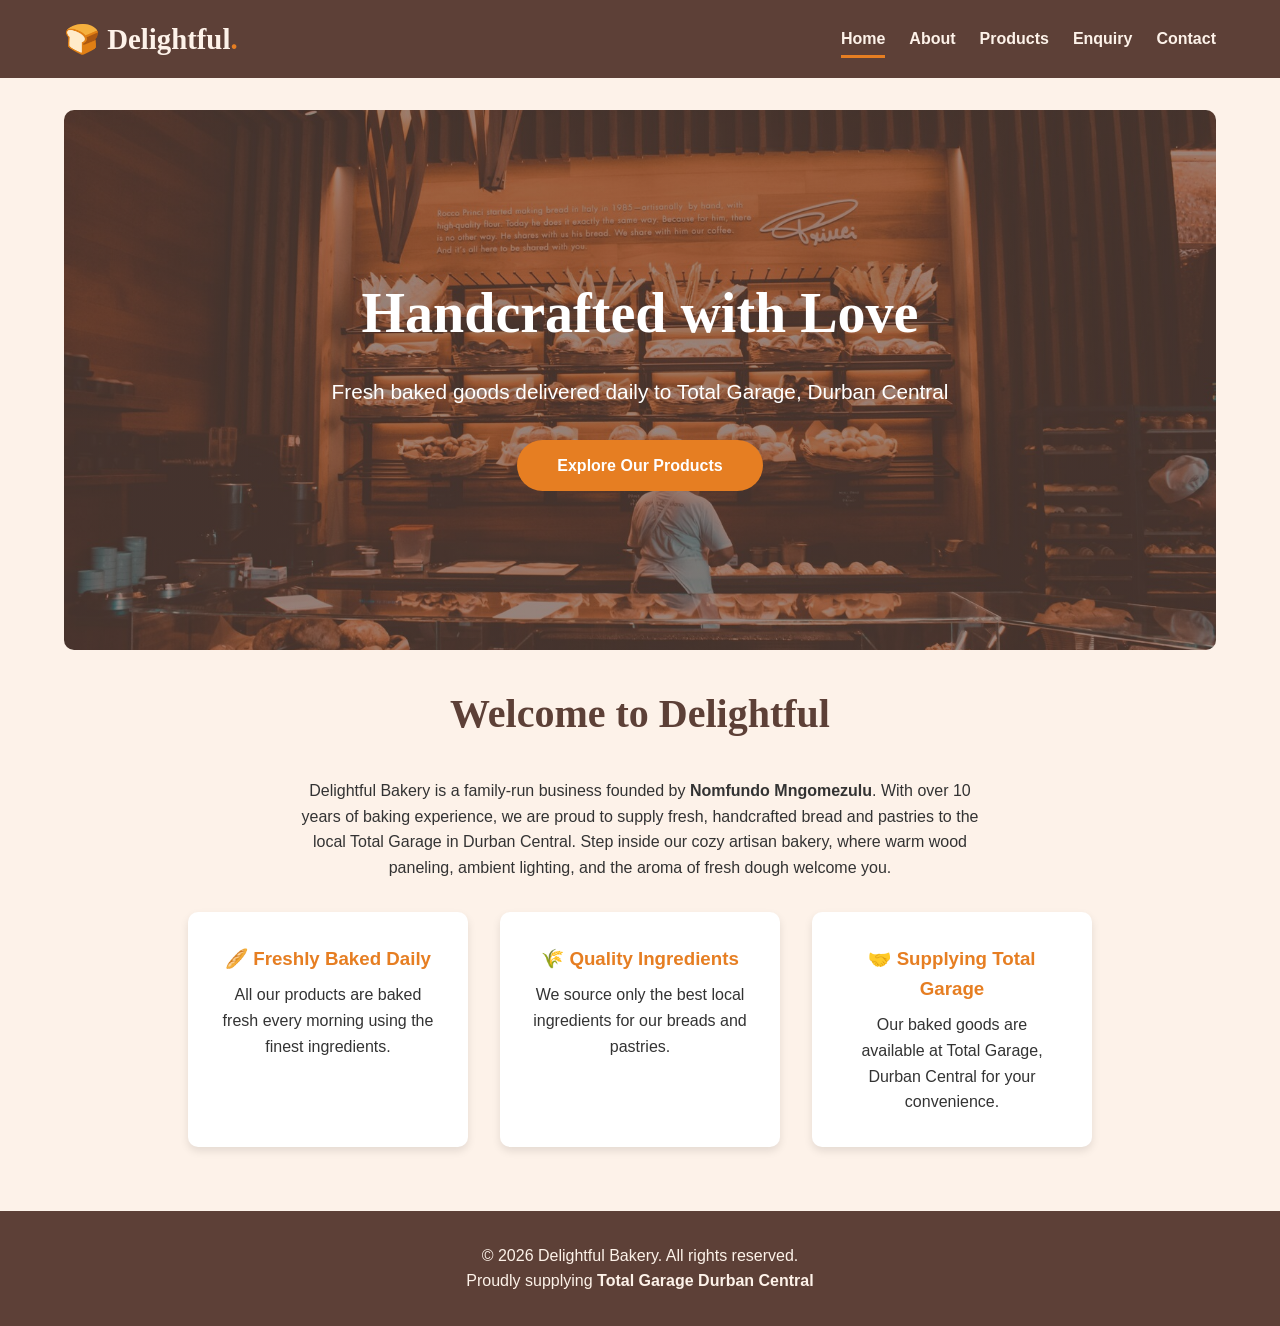
<file: index.html>
<!DOCTYPE html>
<html lang="en">
<head>
    <meta charset="UTF-8">
    <meta name="viewport" content="width=device-width, initial-scale=1.0">
    <title>Delightful Bakery - Home</title>
    <meta name="description" content="Delightful Bakery supplies fresh, handcrafted baked goods to Total Garage in Durban Central.">
    <link rel="stylesheet" href="css/style.css">
</head>
<body>

    <header>
        <div class="logo">
            <h1>🍞 Delightful<span>.</span></h1>
        </div>
        <nav>
            <ul>
                <li><a href="index.html" class="active">Home</a></li>
                <li><a href="about.html">About</a></li>
                <li><a href="products.html">Products</a></li>
                <li><a href="enquiry.html">Enquiry</a></li>
                <li><a href="contact.html">Contact</a></li>
            </ul>
        </nav>
    </header>

    <main>
        <!-- HERO SECTION - Uses Bakery Interior Image -->
        <section class="hero">
            <div class="hero-content">
                <h2>Handcrafted with Love</h2>
                <p>Fresh baked goods delivered daily to Total Garage, Durban Central</p>
                <a href="products.html" class="btn">Explore Our Products</a>
            </div>
        </section>

        <!-- INTRODUCTION SECTION -->
        <section>
            <h2 class="section-title">Welcome to Delightful</h2>
            <p style="text-align:center; max-width:700px; margin:0 auto 1rem;">
                Delightful Bakery is a family-run business founded by <strong>Nomfundo Mngomezulu</strong>.
                With over 10 years of baking experience, we are proud to supply fresh, handcrafted bread
                and pastries to the local Total Garage in Durban Central. Step inside our cozy artisan bakery,
                where warm wood paneling, ambient lighting, and the aroma of fresh dough welcome you.
            </p>

            <div class="features">
                <div class="feature-box">
                    <h3>🥖 Freshly Baked Daily</h3>
                    <p>All our products are baked fresh every morning using the finest ingredients.</p>
                </div>
                <div class="feature-box">
                    <h3>🌾 Quality Ingredients</h3>
                    <p>We source only the best local ingredients for our breads and pastries.</p>
                </div>
                <div class="feature-box">
                    <h3>🤝 Supplying Total Garage</h3>
                    <p>Our baked goods are available at Total Garage, Durban Central for your convenience.</p>
                </div>
            </div>
        </section>
    </main>

    <footer>
        <p>&copy; 2026 Delightful Bakery. All rights reserved.</p>
        <p>Proudly supplying <strong>Total Garage Durban Central</strong></p>
    </footer>

    <script src="js/script.js"></script>
</body>
</html>
</file>
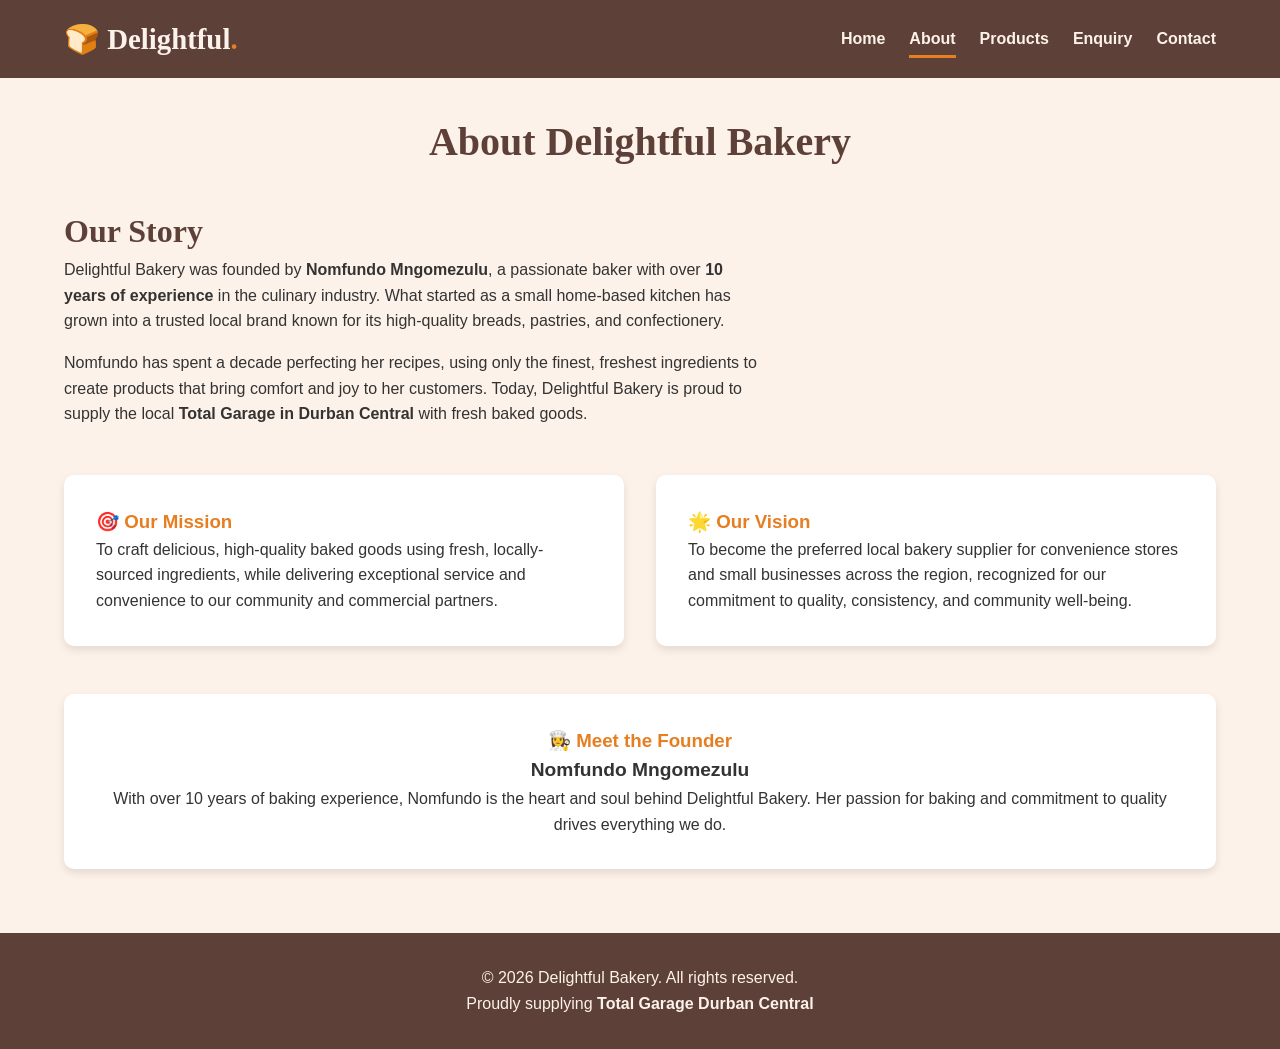
<file: about.html>
<!DOCTYPE html>
<html lang="en">
<head>
    <meta charset="UTF-8">
    <meta name="viewport" content="width=device-width, initial-scale=1.0">
    <title>About Delightful Bakery</title>
    <meta name="description" content="Learn about Delightful Bakery, founded by Nomfundo Mngomezulu with over 10 years of baking experience.">
    <link rel="stylesheet" href="css/style.css">
</head>
<body>

    <header>
        <div class="logo">
            <h1>🍞 Delightful<span>.</span></h1>
        </div>
        <nav>
            <ul>
                <li><a href="index.html">Home</a></li>
                <li><a href="about.html" class="active">About</a></li>
                <li><a href="products.html">Products</a></li>
                <li><a href="enquiry.html">Enquiry</a></li>
                <li><a href="contact.html">Contact</a></li>
            </ul>
        </nav>
    </header>

    <main>
        <h2 class="section-title">About Delightful Bakery</h2>

        <!-- STORY SECTION -->
        <section style="margin-bottom: 3rem;">
            <h3 style="color: #5D4037; font-family: 'Playfair Display', serif; font-size: 2rem;">Our Story</h3>
            <p style="max-width: 700px;">
                Delightful Bakery was founded by <strong>Nomfundo Mngomezulu</strong>, a passionate baker with over
                <strong>10 years of experience</strong> in the culinary industry. What started as a small home-based
                kitchen has grown into a trusted local brand known for its high-quality breads, pastries, and confectionery.
            </p>
            <p style="max-width: 700px; margin-top: 1rem;">
                Nomfundo has spent a decade perfecting her recipes, using only the finest, freshest ingredients to create
                products that bring comfort and joy to her customers. Today, Delightful Bakery is proud to supply the
                local <strong>Total Garage in Durban Central</strong> with fresh baked goods.
            </p>
        </section>

        <!-- MISSION & VISION -->
        <section style="display: grid; grid-template-columns: 1fr 1fr; gap: 2rem; margin-bottom: 3rem;">
            <div style="background: #fff; padding: 2rem; border-radius: 10px; box-shadow: 0 4px 8px rgba(0,0,0,0.1);">
                <h3 style="color: #E67E22;">🎯 Our Mission</h3>
                <p>To craft delicious, high-quality baked goods using fresh, locally-sourced ingredients, while delivering exceptional service and convenience to our community and commercial partners.</p>
            </div>
            <div style="background: #fff; padding: 2rem; border-radius: 10px; box-shadow: 0 4px 8px rgba(0,0,0,0.1);">
                <h3 style="color: #E67E22;">🌟 Our Vision</h3>
                <p>To become the preferred local bakery supplier for convenience stores and small businesses across the region, recognized for our commitment to quality, consistency, and community well-being.</p>
            </div>
        </section>

        <!-- FOUNDER INFO -->
        <section style="background: #fff; padding: 2rem; border-radius: 10px; box-shadow: 0 4px 8px rgba(0,0,0,0.1); text-align: center;">
            <h3 style="color: #E67E22;">👩‍🍳 Meet the Founder</h3>
            <p style="font-size: 1.2rem; font-weight: 600;">Nomfundo Mngomezulu</p>
            <p>With over 10 years of baking experience, Nomfundo is the heart and soul behind Delightful Bakery. Her passion for baking and commitment to quality drives everything we do.</p>
        </section>
    </main>

    <footer>
        <p>&copy; 2026 Delightful Bakery. All rights reserved.</p>
        <p>Proudly supplying <strong>Total Garage Durban Central</strong></p>
    </footer>

    <script src="js/script.js"></script>
</body>
</html>
</file>
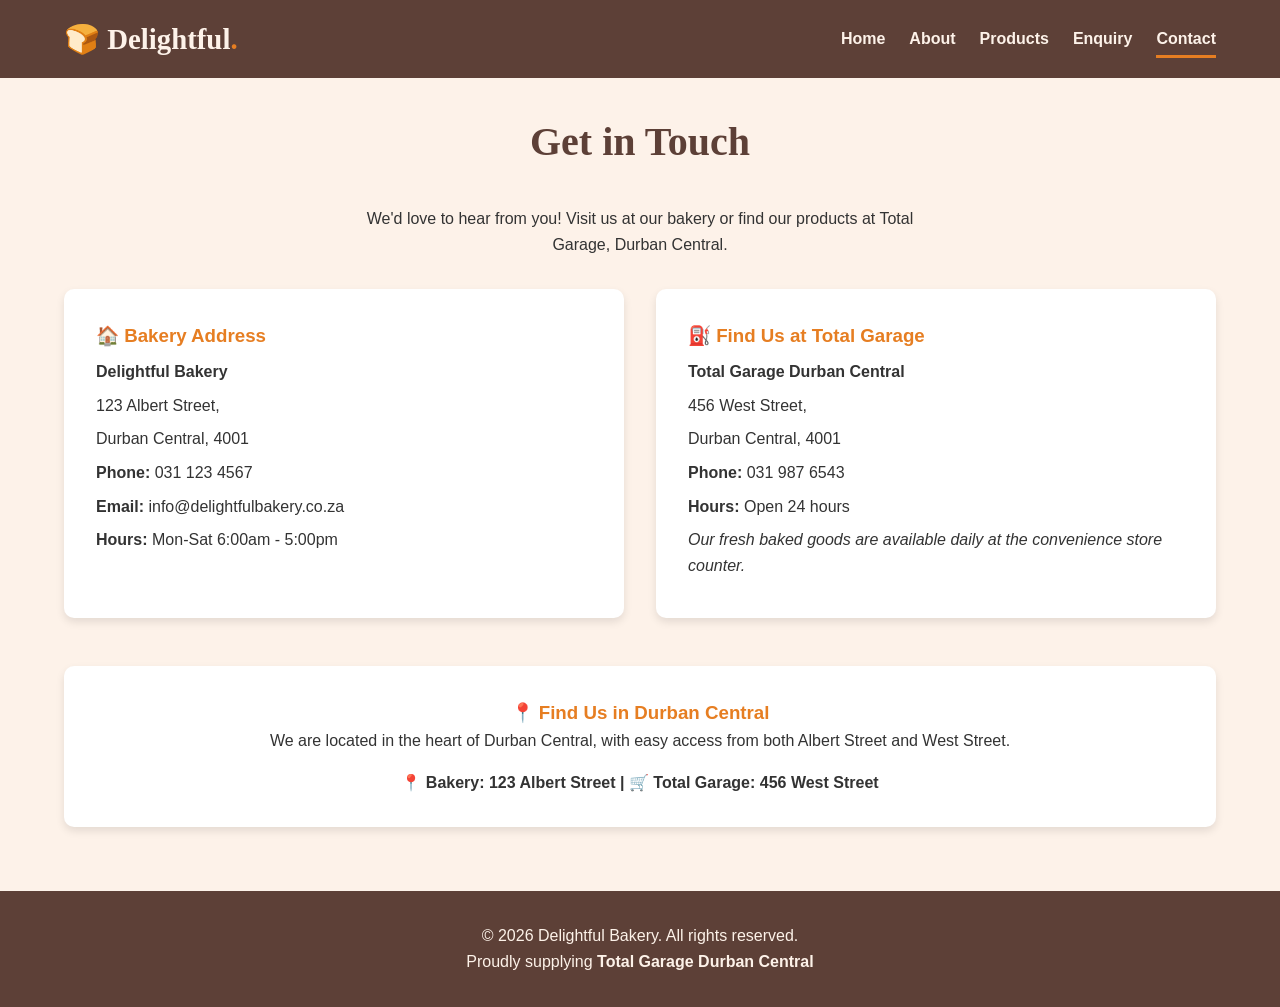
<file: contact.html>
<!DOCTYPE html>
<html lang="en">
<head>
    <meta charset="UTF-8">
    <meta name="viewport" content="width=device-width, initial-scale=1.0">
    <title>Contact Delightful Bakery</title>
    <meta name="description" content="Contact Delightful Bakery in Durban Central. Visit our bakery or find our products at Total Garage.">
    <link rel="stylesheet" href="css/style.css">
</head>
<body>

    <header>
        <div class="logo">
            <h1>🍞 Delightful<span>.</span></h1>
        </div>
        <nav>
            <ul>
                <li><a href="index.html">Home</a></li>
                <li><a href="about.html">About</a></li>
                <li><a href="products.html">Products</a></li>
                <li><a href="enquiry.html">Enquiry</a></li>
                <li><a href="contact.html" class="active">Contact</a></li>
            </ul>
        </nav>
    </header>

    <main>
        <h2 class="section-title">Get in Touch</h2>
        <p style="text-align:center; max-width:600px; margin:0 auto 2rem;">
            We'd love to hear from you! Visit us at our bakery or find our products at Total Garage, Durban Central.
        </p>

        <div class="contact-grid">
            <!-- LOCATION 1: Bakery -->
            <div class="location-box">
                <h3 style="color: #E67E22;">🏠 Bakery Address</h3>
                <p><strong>Delightful Bakery</strong></p>
                <p>123 Albert Street,</p>
                <p>Durban Central, 4001</p>
                <p><strong>Phone:</strong> 031 123 4567</p>
                <p><strong>Email:</strong> info@delightfulbakery.co.za</p>
                <p><strong>Hours:</strong> Mon-Sat 6:00am - 5:00pm</p>
            </div>

            <!-- LOCATION 2: Total Garage -->
            <div class="location-box">
                <h3 style="color: #E67E22;">⛽ Find Us at Total Garage</h3>
                <p><strong>Total Garage Durban Central</strong></p>
                <p>456 West Street,</p>
                <p>Durban Central, 4001</p>
                <p><strong>Phone:</strong> 031 987 6543</p>
                <p><strong>Hours:</strong> Open 24 hours</p>
                <p><em>Our fresh baked goods are available daily at the convenience store counter.</em></p>
            </div>
        </div>

        <section style="margin-top: 3rem; background: #fff; padding: 2rem; border-radius: 10px; box-shadow: 0 4px 8px rgba(0,0,0,0.1); text-align:center;">
            <h3 style="color: #E67E22;">📍 Find Us in Durban Central</h3>
            <p>We are located in the heart of Durban Central, with easy access from both Albert Street and West Street.</p>
            <p style="margin-top: 1rem; font-weight:600;">📍 Bakery: 123 Albert Street | 🛒 Total Garage: 456 West Street</p>
        </section>
    </main>

    <footer>
        <p>&copy; 2026 Delightful Bakery. All rights reserved.</p>
        <p>Proudly supplying <strong>Total Garage Durban Central</strong></p>
    </footer>

    <script src="js/script.js"></script>
</body>
</html>
</file>
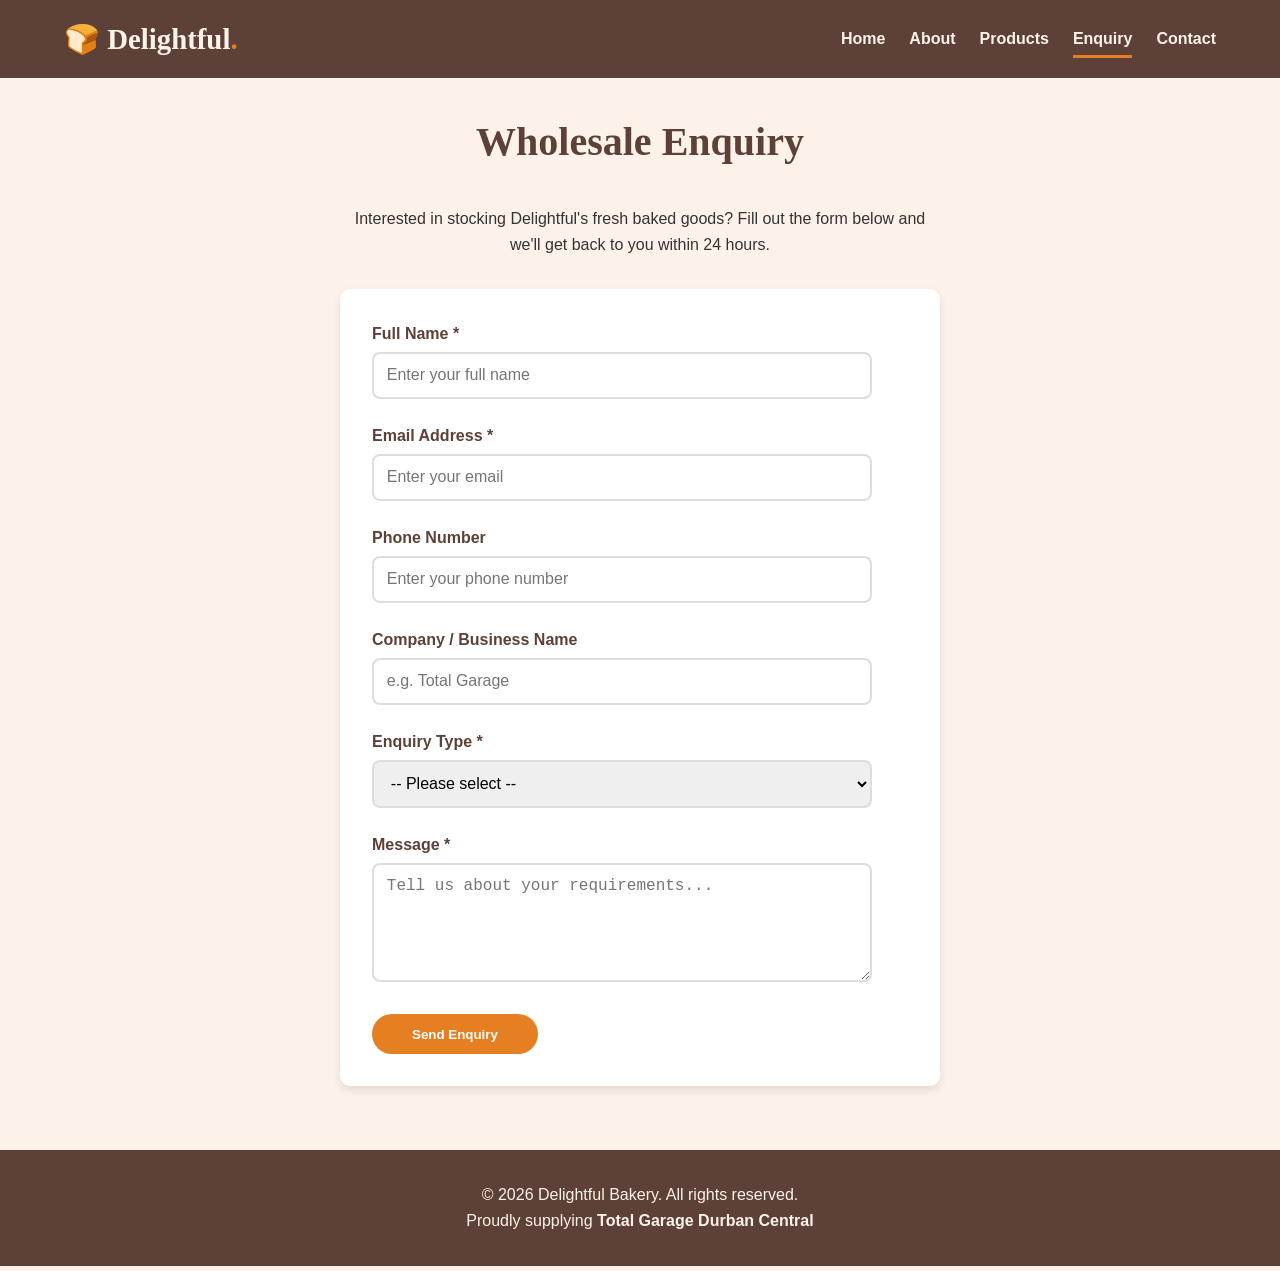
<file: enquiery.html>
<!DOCTYPE html>
<html lang="en">
<head>
    <meta charset="UTF-8">
    <meta name="viewport" content="width=device-width, initial-scale=1.0">
    <title>Enquire - Delightful Bakery</title>
    <meta name="description" content="Contact Delightful Bakery for wholesale supply, partnerships, or general enquiries.">
    <link rel="stylesheet" href="css/style.css">
</head>
<body>

    <header>
        <div class="logo">
            <h1>🍞 Delightful<span>.</span></h1>
        </div>
        <nav>
            <ul>
                <li><a href="index.html">Home</a></li>
                <li><a href="about.html">About</a></li>
                <li><a href="products.html">Products</a></li>
                <li><a href="enquiry.html" class="active">Enquiry</a></li>
                <li><a href="contact.html">Contact</a></li>
            </ul>
        </nav>
    </header>

    <main>
        <h2 class="section-title">Wholesale Enquiry</h2>
        <p style="text-align:center; max-width:600px; margin:0 auto 2rem;">
            Interested in stocking Delightful's fresh baked goods? Fill out the form below and we'll get back to you within 24 hours.
        </p>

        <section style="max-width:600px; margin:0 auto; background:#fff; padding:2rem; border-radius:10px; box-shadow:0 4px 8px rgba(0,0,0,0.1);">
            <form id="enquiryForm">
                <div class="form-group">
                    <label for="name">Full Name *</label>
                    <input type="text" id="name" name="name" placeholder="Enter your full name" required>
                </div>

                <div class="form-group">
                    <label for="email">Email Address *</label>
                    <input type="email" id="email" name="email" placeholder="Enter your email" required>
                </div>

                <div class="form-group">
                    <label for="phone">Phone Number</label>
                    <input type="tel" id="phone" name="phone" placeholder="Enter your phone number">
                </div>

                <div class="form-group">
                    <label for="company">Company / Business Name</label>
                    <input type="text" id="company" name="company" placeholder="e.g. Total Garage">
                </div>

                <div class="form-group">
                    <label for="enquiryType">Enquiry Type *</label>
                    <select id="enquiryType" name="enquiryType" required>
                        <option value="">-- Please select --</option>
                        <option value="wholesale">Wholesale Supply</option>
                        <option value="partnership">Partnership / Collaboration</option>
                        <option value="other">Other</option>
                    </select>
                </div>

                <div class="form-group">
                    <label for="message">Message *</label>
                    <textarea id="message" name="message" rows="5" placeholder="Tell us about your requirements..." required></textarea>
                </div>

                <button type="submit" class="btn">Send Enquiry</button>
            </form>

            <div id="formFeedback" style="display:none; margin-top:1rem;"></div>
        </section>
    </main>

    <footer>
        <p>&copy; 2026 Delightful Bakery. All rights reserved.</p>
        <p>Proudly supplying <strong>Total Garage Durban Central</strong></p>
    </footer>

    <script src="js/script.js"></script>
</body>
</html>
</file>
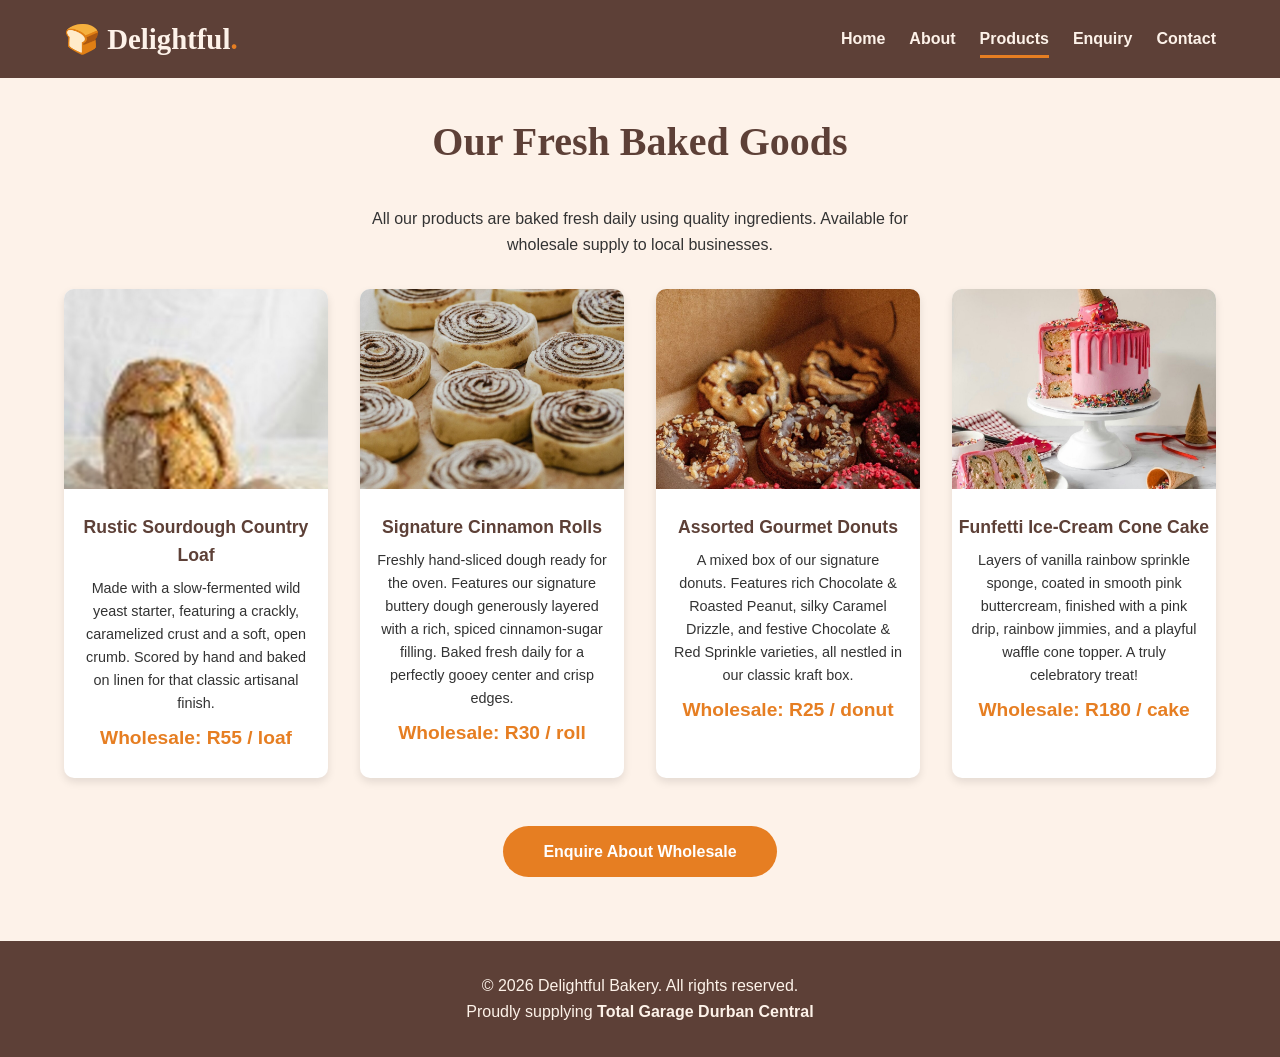
<file: products.html>
<!DOCTYPE html>
<html lang="en">
<head>
    <meta charset="UTF-8">
    <meta name="viewport" content="width=device-width, initial-scale=1.0">
    <title>Our Products - Delightful Bakery</title>
    <meta name="description" content="Explore our range of fresh baked goods including sourdough, cinnamon rolls, gourmet donuts, and celebration cakes.">
    <link rel="stylesheet" href="css/style.css">
</head>
<body>

    <header>
        <div class="logo">
            <h1>🍞 Delightful<span>.</span></h1>
        </div>
        <nav>
            <ul>
                <li><a href="index.html">Home</a></li>
                <li><a href="about.html">About</a></li>
                <li><a href="products.html" class="active">Products</a></li>
                <li><a href="enquiry.html">Enquiry</a></li>
                <li><a href="contact.html">Contact</a></li>
            </ul>
        </nav>
    </header>

    <main>
        <h2 class="section-title">Our Fresh Baked Goods</h2>
        <p style="text-align:center; max-width:600px; margin:0 auto 2rem;">
            All our products are baked fresh daily using quality ingredients. Available for wholesale supply to local businesses.
        </p>

        <div class="product-grid">
            <!-- PRODUCT 1: Artisan Sourdough Loaf -->
            <div class="product-card">
                <img src="images/sourdough-loaf.jpg" alt="Rustic Artisan Sourdough Loaf">
                <h3>Rustic Sourdough Country Loaf</h3>
                <p>Made with a slow-fermented wild yeast starter, featuring a crackly, caramelized crust and a soft, open crumb. Scored by hand and baked on linen for that classic artisanal finish.</p>
                <p class="price">Wholesale: R55 / loaf</p>
            </div>

            <!-- PRODUCT 2: Cinnamon Rolls -->
            <div class="product-card">
                <img src="images/cinnamon-rolls.jpg" alt="Freshly Sliced Cinnamon Rolls">
                <h3>Signature Cinnamon Rolls</h3>
                <p>Freshly hand-sliced dough ready for the oven. Features our signature buttery dough generously layered with a rich, spiced cinnamon-sugar filling. Baked fresh daily for a perfectly gooey center and crisp edges.</p>
                <p class="price">Wholesale: R30 / roll</p>
            </div>

            <!-- PRODUCT 3: Assorted Gourmet Donuts -->
            <div class="product-card">
                <img src="images/donuts.jpg" alt="Assorted Gourmet Donuts in Box">
                <h3>Assorted Gourmet Donuts</h3>
                <p>A mixed box of our signature donuts. Features rich Chocolate &amp; Roasted Peanut, silky Caramel Drizzle, and festive Chocolate &amp; Red Sprinkle varieties, all nestled in our classic kraft box.</p>
                <p class="price">Wholesale: R25 / donut</p>
            </div>

            <!-- PRODUCT 4: Funfetti Ice Cream Cone Cake -->
            <div class="product-card">
                <img src="images/funfetti-cake.jpg" alt="Pink Funfetti Ice Cream Cone Cake">
                <h3>Funfetti Ice-Cream Cone Cake</h3>
                <p>Layers of vanilla rainbow sprinkle sponge, coated in smooth pink buttercream, finished with a pink drip, rainbow jimmies, and a playful waffle cone topper. A truly celebratory treat!</p>
                <p class="price">Wholesale: R180 / cake</p>
            </div>
        </div>

        <div style="text-align:center; margin-top: 3rem;">
            <a href="enquiry.html" class="btn">Enquire About Wholesale</a>
        </div>
    </main>

    <footer>
        <p>&copy; 2026 Delightful Bakery. All rights reserved.</p>
        <p>Proudly supplying <strong>Total Garage Durban Central</strong></p>
    </footer>

    <script src="js/script.js"></script>
</body>
</html>
</file>
<file: css/style.css>
/* ===== RESET & BASE ===== */
* {
    margin: 0;
    padding: 0;
    box-sizing: border-box;
}

body {
    font-family: 'Open Sans', Arial, sans-serif;
    line-height: 1.6;
    color: #333;
    background-color: #FDF2E9;
}

/*  HEADER & NAVIGATION  */
header {
    background-color: #5D4037;
    padding: 1rem 5%;
    display: flex;
    justify-content: space-between;
    align-items: center;
}

.logo h1 {
    color: #FDF2E9;
    font-family: 'Playfair Display', Georgia, serif;
    font-size: 1.8rem;
}

.logo span {
    color: #E67E22;
}

nav ul {
    list-style: none;
    display: flex;
    gap: 1.5rem;
}

nav a {
    color: #FDF2E9;
    text-decoration: none;
    font-weight: 600;
    padding: 0.5rem 0;
    border-bottom: 3px solid transparent;
    transition: border-color 0.3s;
}

nav a:hover {
    border-bottom-color: #E67E22;
}

nav a.active {
    border-bottom-color: #E67E22;
}

/* ===== MAIN CONTENT ===== */
main {
    min-height: 70vh;
    padding: 2rem 5%;
}

/* ===== HERO SECTION ===== */
.hero {
    background: linear-gradient(rgba(93, 64, 55, 0.6), rgba(93, 64, 55, 0.6)),
                url('../images/hero-bakery.jpg') center/cover no-repeat;
    min-height: 60vh;
    display: flex;
    align-items: center;
    justify-content: center;
    text-align: center;
    color: #fff;
    border-radius: 10px;
    padding: 2rem;
    margin-bottom: 2rem;
}

.hero h2 {
    font-family: 'Playfair Display', Georgia, serif;
    font-size: 3.5rem;
    margin-bottom: 1rem;
}

.hero p {
    font-size: 1.3rem;
    margin-bottom: 2rem;
}

.btn {
    display: inline-block;
    background-color: #E67E22;
    color: #fff;
    padding: 0.8rem 2.5rem;
    text-decoration: none;
    border-radius: 30px;
    font-weight: 600;
    border: none;
    cursor: pointer;
    transition: background-color 0.3s;
}

.btn:hover {
    background-color: #D35400;
}

/* ===== SECTION TITLES ===== */
.section-title {
    font-family: 'Playfair Display', Georgia, serif;
    font-size: 2.5rem;
    color: #5D4037;
    text-align: center;
    margin-bottom: 2rem;
}

/* ===== FEATURES GRID (Homepage) ===== */
.features {
    display: flex;
    justify-content: center;
    gap: 2rem;
    margin-top: 2rem;
    flex-wrap: wrap;
}

.feature-box {
    background: #fff;
    padding: 2rem;
    border-radius: 10px;
    box-shadow: 0 4px 8px rgba(0,0,0,0.1);
    flex: 1 1 200px;
    max-width: 280px;
    text-align: center;
}

.feature-box h3 {
    color: #E67E22;
    margin-bottom: 0.5rem;
}

/* ===== PRODUCT GRID ===== */
.product-grid {
    display: grid;
    grid-template-columns: repeat(auto-fit, minmax(250px, 1fr));
    gap: 2rem;
    margin-top: 2rem;
}

.product-card {
    background: #fff;
    border-radius: 10px;
    box-shadow: 0 4px 8px rgba(0,0,0,0.1);
    overflow: hidden;
    text-align: center;
    padding-bottom: 1.5rem;
}

.product-card img {
    width: 100%;
    height: 200px;
    object-fit: cover;
}

.product-card h3 {
    color: #5D4037;
    margin: 1rem 0 0.5rem;
    font-size: 1.1rem;
}

.product-card p {
    padding: 0 1rem;
    font-size: 0.9rem;
}

.product-card .price {
    color: #E67E22;
    font-weight: bold;
    font-size: 1.2rem;
    margin-top: 0.5rem;
}

/* ===== FORM STYLING ===== */
.form-group {
    margin-bottom: 1.5rem;
}

.form-group label {
    display: block;
    font-weight: 600;
    margin-bottom: 0.3rem;
    color: #5D4037;
}

.form-group input,
.form-group select,
.form-group textarea {
    width: 100%;
    max-width: 500px;
    padding: 0.8rem;
    border: 2px solid #ddd;
    border-radius: 8px;
    font-size: 1rem;
}

.form-group input:focus,
.form-group select:focus,
.form-group textarea:focus {
    border-color: #E67E22;
    outline: none;
}

#formFeedback {
    margin-top: 1rem;
    padding: 1rem;
    border-radius: 8px;
}

/* ===== CONTACT INFO ===== */
.contact-grid {
    display: grid;
    grid-template-columns: 1fr 1fr;
    gap: 2rem;
    margin-top: 2rem;
}

.location-box {
    background: #fff;
    padding: 2rem;
    border-radius: 10px;
    box-shadow: 0 4px 8px rgba(0,0,0,0.1);
}

.location-box h3 {
    color: #E67E22;
    margin-bottom: 0.5rem;
}

.location-box p {
    margin-bottom: 0.5rem;
}

/* ===== FOOTER ===== */
footer {
    background-color: #5D4037;
    color: #FDF2E9;
    text-align: center;
    padding: 2rem;
    margin-top: 2rem;
}

/* ===== RESPONSIVE DESIGN (Makes it work on phones) ===== */
@media (max-width: 768px) {
    header {
        flex-direction: column;
        gap: 1rem;
    }

    nav ul {
        flex-wrap: wrap;
        justify-content: center;
        gap: 0.8rem;
    }

    .hero h2 {
        font-size: 2.2rem;
    }

    .contact-grid {
        grid-template-columns: 1fr;
    }

    .product-grid {
        grid-template-columns: 1fr 1fr;
    }
}

@media (max-width: 480px) {
    .product-grid {
        grid-template-columns: 1fr;
    }

    .hero {
        min-height: 40vh;
    }
}
</file>
